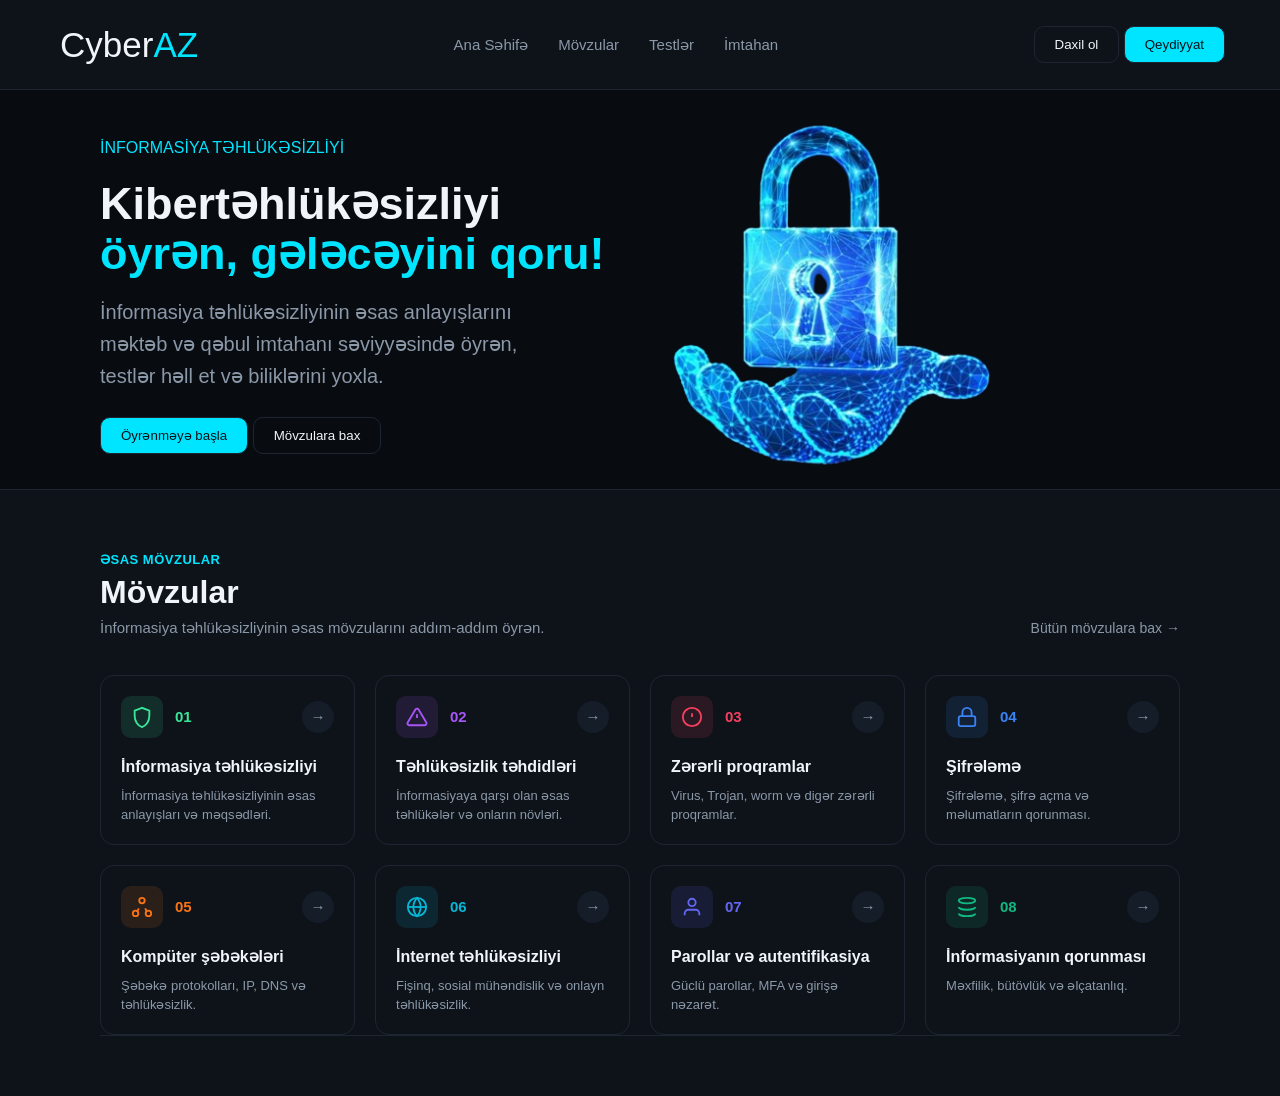
<file: index.html>
<!DOCTYPE html>
<html lang="en">
<head>
    <meta charset="UTF-8">
    <meta name="viewport" content="width=device-width, initial-scale=1.0">
    <link rel="stylesheet" href="style.css">
    <title>CyberAZ - İnformasiya Təhlükəsizliyi</title>
</head>
<body>

    <header class="navbar">
        <div class="logo">Cyber<span>AZ</span></div>

        <nav>
            <a href="#ana-sehife">Ana Səhifə</a>
            <a href="#movzular">Mövzular</a>
            <a href="#testler">Testlər</a>
            <a href="#imtahan">İmtahan</a>
        </nav>

        <div class="buttons">
            <button class="login">Daxil ol</button>
            <button class="register">Qeydiyyat</button>
        </div>
    </header>

    <section class="main">
        <div class="main-content">
            <p class="main-tag">İNFORMASİYA TƏHLÜKƏSİZLİYİ</p>
            
            <h1>
                Kibertəhlükəsizliyi
                <span>öyrən, gələcəyini qoru!</span>
            </h1>

            <div class="main-description">
                <p>İnformasiya təhlükəsizliyinin əsas anlayışlarını</p>
                <p>məktəb və qəbul imtahanı səviyyəsində öyrən,</p>
                <p>testlər həll et və biliklərini yoxla.</p>
            </div>

            <div class="main-buttons">
                <button class="learn">Öyrənməyə başla</button>
                <button class="topics">Mövzulara bax</button>
            </div>

            <div class="main-image">
                <img src="./images/lock.png" alt="Lock">
            </div>
        </div>
    </section>

    <section class="topics-main">
        <div class="topics-content">
            <div class="topics-header">
                <div class="topics-title-area">
                    <p class="topics-tag">ƏSAS MÖVZULAR</p>
                    <h1>Mövzular</h1>
                    <p class="topics-description">
                        İnformasiya təhlükəsizliyinin əsas mövzularını addım-addım öyrən.
                    </p>
                </div>
                <a href="#" class="view-all">Bütün mövzulara bax &rarr;</a>
            </div>

            <div class="topics-lessons">
                <div class="topic-card">
                    <div class="card-top">
                        <div class="icon-box green">
                            <svg xmlns="http://www.w3.org/2000/svg" width="22" height="22" viewBox="0 0 24 24" fill="none" stroke="currentColor" stroke-width="2"><path d="M12 2L4 5V11C4 16.55 7.42 21.74 12 23C16.58 21.74 20 16.55 20 11V5L12 2Z"/></svg>
                        </div>
                        <span class="card-num green-txt">01</span>
                        <button class="arrow-btn">&rarr;</button>
                    </div>
                    <h3>İnformasiya təhlükəsizliyi</h3>
                    <p>İnformasiya təhlükəsizliyinin əsas anlayışları və məqsədləri.</p>
                </div>

                <div class="topic-card">
                    <div class="card-top">
                        <div class="icon-box purple">
                            <svg xmlns="http://www.w3.org/2000/svg" width="22" height="22" viewBox="0 0 24 24" fill="none" stroke="currentColor" stroke-width="2"><path d="M10.29 3.86L1.82 18a2 2 0 0 0 1.71 3h16.94a2 2 0 0 0 1.71-3L13.71 3.86a2 2 0 0 0-3.42 0z"/><line x1="12" y1="9" x2="12" y2="13"/><line x1="12" y1="17" x2="12.01" y2="17"/></svg>
                        </div>
                        <span class="card-num purple-txt">02</span>
                        <button class="arrow-btn">&rarr;</button>
                    </div>
                    <h3>Təhlükəsizlik təhdidləri</h3>
                    <p>İnformasiyaya qarşı olan əsas təhlükələr və onların növləri.</p>
                </div>

                <div class="topic-card">
                    <div class="card-top">
                        <div class="icon-box red">
                            <svg xmlns="http://www.w3.org/2000/svg" width="22" height="22" viewBox="0 0 24 24" fill="none" stroke="currentColor" stroke-width="2"><path d="M12 2a10 10 0 0 1 10 10c0 5.52-4.48 10-10 10S2 17.52 2 12A10 10 0 0 1 12 2z"/><path d="M12 8v4"/><path d="M12 16h.01"/></svg>
                        </div>
                        <span class="card-num red-txt">03</span>
                        <button class="arrow-btn">&rarr;</button>
                    </div>
                    <h3>Zərərli proqramlar</h3>
                    <p>Virus, Trojan, worm və digər zərərli proqramlar.</p>
                </div>

                <div class="topic-card">
                    <div class="card-top">
                        <div class="icon-box blue">
                            <svg xmlns="http://www.w3.org/2000/svg" width="22" height="22" viewBox="0 0 24 24" fill="none" stroke="currentColor" stroke-width="2"><rect x="3" y="11" width="18" height="11" rx="2" ry="2"/><path d="M7 11V7a5 5 0 0 1 10 0v4"/></svg>
                        </div>
                        <span class="card-num blue-txt">04</span>
                        <button class="arrow-btn">&rarr;</button>
                    </div>
                    <h3>Şifrələmə</h3>
                    <p>Şifrələmə, şifrə açma və məlumatların qorunması.</p>
                </div>

                <div class="topic-card">
                    <div class="card-top">
                        <div class="icon-box orange">
                            <svg xmlns="http://www.w3.org/2000/svg" width="22" height="22" viewBox="0 0 24 24" fill="none" stroke="currentColor" stroke-width="2"><circle cx="12" cy="5" r="3"/><circle cx="5" cy="19" r="3"/><circle cx="19" cy="19" r="3"/><line x1="8.59" y1="13.51" x2="6.42" y2="17.49"/><line x1="15.41" y1="13.51" x2="17.58" y2="17.49"/></svg>
                        </div>
                        <span class="card-num orange-txt">05</span>
                        <button class="arrow-btn">&rarr;</button>
                    </div>
                    <h3>Kompüter şəbəkələri</h3>
                    <p>Şəbəkə protokolları, IP, DNS və təhlükəsizlik.</p>
                </div>

                <div class="topic-card">
                    <div class="card-top">
                        <div class="icon-box cyan">
                            <svg xmlns="http://www.w3.org/2000/svg" width="22" height="22" viewBox="0 0 24 24" fill="none" stroke="currentColor" stroke-width="2"><circle cx="12" cy="12" r="10"/><line x1="2" y1="12" x2="22" y2="12"/><path d="M12 2a15.3 15.3 0 0 1 4 10 15.3 15.3 0 0 1-4 10 15.3 15.3 0 0 1-4-10 15.3 15.3 0 0 1 4-10z"/></svg>
                        </div>
                        <span class="card-num cyan-txt">06</span>
                        <button class="arrow-btn">&rarr;</button>
                    </div>
                    <h3>İnternet təhlükəsizliyi</h3>
                    <p>Fişinq, sosial mühəndislik və onlayn təhlükəsizlik.</p>
                </div>

                <div class="topic-card">
                    <div class="card-top">
                        <div class="icon-box indigo">
                            <svg xmlns="http://www.w3.org/2000/svg" width="22" height="22" viewBox="0 0 24 24" fill="none" stroke="currentColor" stroke-width="2"><path d="M20 21v-2a4 4 0 0 0-4-4H8a4 4 0 0 0-4 4v2"/><circle cx="12" cy="7" r="4"/></svg>
                        </div>
                        <span class="card-num indigo-txt">07</span>
                        <button class="arrow-btn">&rarr;</button>
                    </div>
                    <h3>Parollar və autentifikasiya</h3>
                    <p>Güclü parollar, MFA və girişə nəzarət.</p>
                </div>

                <div class="topic-card">
                    <div class="card-top">
                        <div class="icon-box emerald">
                            <svg xmlns="http://www.w3.org/2000/svg" width="22" height="22" viewBox="0 0 24 24" fill="none" stroke="currentColor" stroke-width="2"><ellipse cx="12" cy="5" rx="9" ry="3"/><path d="M21 12c0 1.66-4 3-9 3s-9-1.34-9-3"/><path d="M21 19c0 1.66-4 3-9 3s-9-1.34-9-3"/></svg>
                        </div>
                        <span class="card-num emerald-txt">08</span>
                        <button class="arrow-btn">&rarr;</button>
                    </div>
                    <h3>İnformasiyanın qorunması</h3>
                    <p>Məxfilik, bütövlük və əlçatanlıq.</p>
                </div>
            </div>
        </div>
    </section>

    <section class="footer">
        
    </section>

</body>
</html>
</file>
<file: style.css>
:root{
    --bg: #080b10;
    --card: #0e131a;
    --border: #1d2630;
    --text: #f1f5f9;
    --muted: #8b98a8;
    --accent: #00e5ff;
}

*{
    box-sizing: border-box;
    padding: 0;
    margin: 0;
    font-family: Arial, sans-serif;
}

body{
    background-color: var(--bg);
    color: var(--text);
    line-height: 1.6;
}

.navbar{
    position: sticky;
    top: 0;
    z-index: 1000;
    background-color: var(--card);
    height: 90px;
    display: flex;
    align-items: center;
    justify-content: space-between;
    margin: auto;
    padding: 0 25px;
    border-bottom: 1px solid var(--border);
}

.logo{
    font-size: 35px;
    margin-left: 35px;
}

.logo span{
    color: var(--accent);
}

a{
    text-decoration: none;
    color: inherit;
}

nav{
    display: flex;
    gap: 30px;
}

nav a{
    color: var(--muted);
    font-size: 15px;
    transition: 0.2s;
}

nav a:hover{
    color: var(--accent);
}

.buttons{
    margin-right: 30px;
}

.login{
    background: transparent;
    color: var(--text);
    border: 1px solid var(--border);
    border-radius: 10px;
    padding: 10px 20px;
    cursor: pointer;
    transition: 0.5s;
}

.login:hover{
    background-color: var(--accent);
    color: var(--card);
}

.register{
    background: var(--accent);
    color: var(--card);
    border: 1px solid var(--border);
    border-radius: 10px;
    padding: 10px 20px;
    cursor: pointer;
    transition: 0.5s;
}

.register:hover{
    background-color: var(--card);
    color: var(--text);
}

.main{
    height: 400px;
    border-bottom: 1px solid var(--border);
    justify-content: space-between;
}

.main-content{
    padding: 0 100px;
    padding-top: 45px;
    position: relative;
}

.main-tag{
    color: var(--accent);
    margin-bottom: 20px;
}

h1{
    font-size: 45px;
    line-height: 1;
}

h1 span{
    display: block;
    color: var(--accent);
    margin-top: 5px;
}

.main-description{
    font-size: 20px;
    margin-top: 20px;
    color: var(--muted);
}

.main-buttons{
    margin-top: 25px;
}

.learn{
    background: var(--accent);
    color: var(--card);
    border: 1px solid var(--border);
    border-radius: 10px;
    padding: 10px 20px;
    cursor: pointer;
    transition: 0.5s;
}

.learn:hover{
    background-color: var(--card);
    color: var(--text);
}

.topics{
    background: transparent;
    color: var(--text);
    border: 1px solid var(--border);
    border-radius: 10px;
    padding: 10px 20px;
    cursor: pointer;
    transition: 0.5s;
}

.topics:hover{
    background-color: var(--accent);
    color: var(--card);
}

.main-image{
    position: absolute;
    right: 250px;
    top: 200px;
    transform: translateY(-50%);
}

.main-image img{
    max-width: 800px;
    height: 400px;
    display: block;
}

.topics-main{
    padding: 60px 100px;
    background-color: var(--card);
    color: var(--text);
}

.topics-header{
    display: flex;
    justify-content: space-between;
    align-items: flex-end;
    margin-bottom: 35px;
}

.topics-tag{
    color: var(--accent);
    font-size: 13px;
    font-weight: 700;
    letter-spacing: 0.5px;
    margin-bottom: 5px;
}

.topics-title-area h1{
    font-size: 32px;
    font-weight: 700;
    margin-bottom: 8px;
}

.topics-description{
    color: var(--muted);
    font-size: 15px;
}

.view-all{
    color: var(--muted);
    font-size: 14px;
    transition: color 0.2s;
}

.view-all:hover{
    color: var(--accent);
}

.topics-lessons{
    display: grid;
    grid-template-columns: repeat(4, 1fr);
    gap: 20px;
    border-bottom: 1px solid var(--border);
}

.topic-card{
    background-color: var(--card);
    border: 1px solid var(--border);
    border-radius: 14px;
    padding: 20px;
    display: flex;
    flex-direction: column;
    transition: transform 0.2s, border-color 0.2s;
}

.topic-card:hover{
    transform: translateY(-4px);
    border-color: #2e3a48;
}

.card-top{
    display: flex;
    align-items: center;
    margin-bottom: 16px;
}

.icon-box{
    width: 42px;
    height: 42px;
    border-radius: 10px;
    display: flex;
    align-items: center;
    justify-content: center;
    margin-right: 12px;
}

.card-num{
    font-size: 15px;
    font-weight: 700;
}

.arrow-btn{
    margin-left: auto;
    width: 32px;
    height: 32px;
    border-radius: 50%;
    border: none;
    background-color: #151d28;
    color: #8b98a8;
    cursor: pointer;
    display: flex;
    align-items: center;
    justify-content: center;
    font-size: 15px;
    transition: 0.2s;
}

.topic-card:hover .arrow-btn{
    background-color: #202b3c;
    color: #fff;
}

.topic-card h3{
    font-size: 16px;
    font-weight: 600;
    margin-bottom: 8px;
    color: #f1f5f9;
}

.topic-card p{
    font-size: 13px;
    color: var(--muted);
    line-height: 1.4;
}

.green{ background: rgba(56, 232, 154, 0.12); color: #38e89a; }
.green-txt{ color: #38e89a; }

.purple{ background: rgba(168, 85, 247, 0.12); color: #a855f7; }
.purple-txt{ color: #a855f7; }

.red{ background: rgba(244, 63, 94, 0.12); color: #f43f5e; }
.red-txt{ color: #f43f5e; }

.blue{ background: rgba(59, 130, 246, 0.12); color: #3b82f6; }
.blue-txt{ color: #3b82f6; }

.orange{ background: rgba(249, 115, 22, 0.12); color: #f97316; }
.orange-txt{ color: #f97316; }

.cyan{ background: rgba(6, 182, 212, 0.12); color: #06b6d4; }
.cyan-txt{ color: #06b6d4; }

.indigo{ background: rgba(99, 102, 241, 0.12); color: #6366f1; }
.indigo-txt{ color: #6366f1; }

.emerald{ background: rgba(16, 185, 129, 0.12); color: #10b981; }
.emerald-txt{ color: #10b981; }



@media (max-width: 1024px) {
    .navbar {
        padding: 0 20px;
    }

    .logo {
        margin-left: 0;
    }

    .buttons {
        margin-right: 0;
    }

    .main {
        height: auto;
        padding-bottom: 50px;
    }

    .main-content {
        padding: 40px 40px 0 40px;
        display: flex;
        flex-direction: column;
        align-items: center;
        text-align: center;
    }

    .main-image {
        position: relative;
        right: 70px;
        top: auto;
        transform: none;
        margin-top: 40px;
    }

    .main-image img {
        max-width: 100%;
        height: auto;
    }

    .topics-main {
        padding: 50px 40px;
    }

    .topics-lessons {
        grid-template-columns: repeat(2, 1fr);
        
    }
}


@media (max-width: 768px) {
    .navbar {
        height: auto;
        padding: 15px 20px;
        flex-direction: column;
        gap: 15px;
    }

    nav {
        gap: 15px;
        flex-wrap: wrap;
        justify-content: center;
    }

    h1 {
        font-size: 32px;
    }

    .main-description {
        font-size: 16px;
    }

    .topics-header {
        flex-direction: column;
        align-items: flex-start;
        gap: 15px;
    }

    .topics-lessons {
        grid-template-columns: repeat(2, 1fr);
    }
}


@media (max-width: 480px) {
    .main-content {
        padding: 30px 15px 0 15px;
    }

    h1 {
        font-size: 26px;
    }

    .main-buttons {
        display: flex;
        flex-direction: column;
        width: 100%;
        gap: 10px;
    }

    .main-buttons button {
        width: 100%;
    }

    .topics-main {
        padding: 40px 15px;
    }

    .topics-lessons {
        grid-template-columns: 1fr;
    }

    .topic-card {
        padding: 16px;
    }
}
</file>
